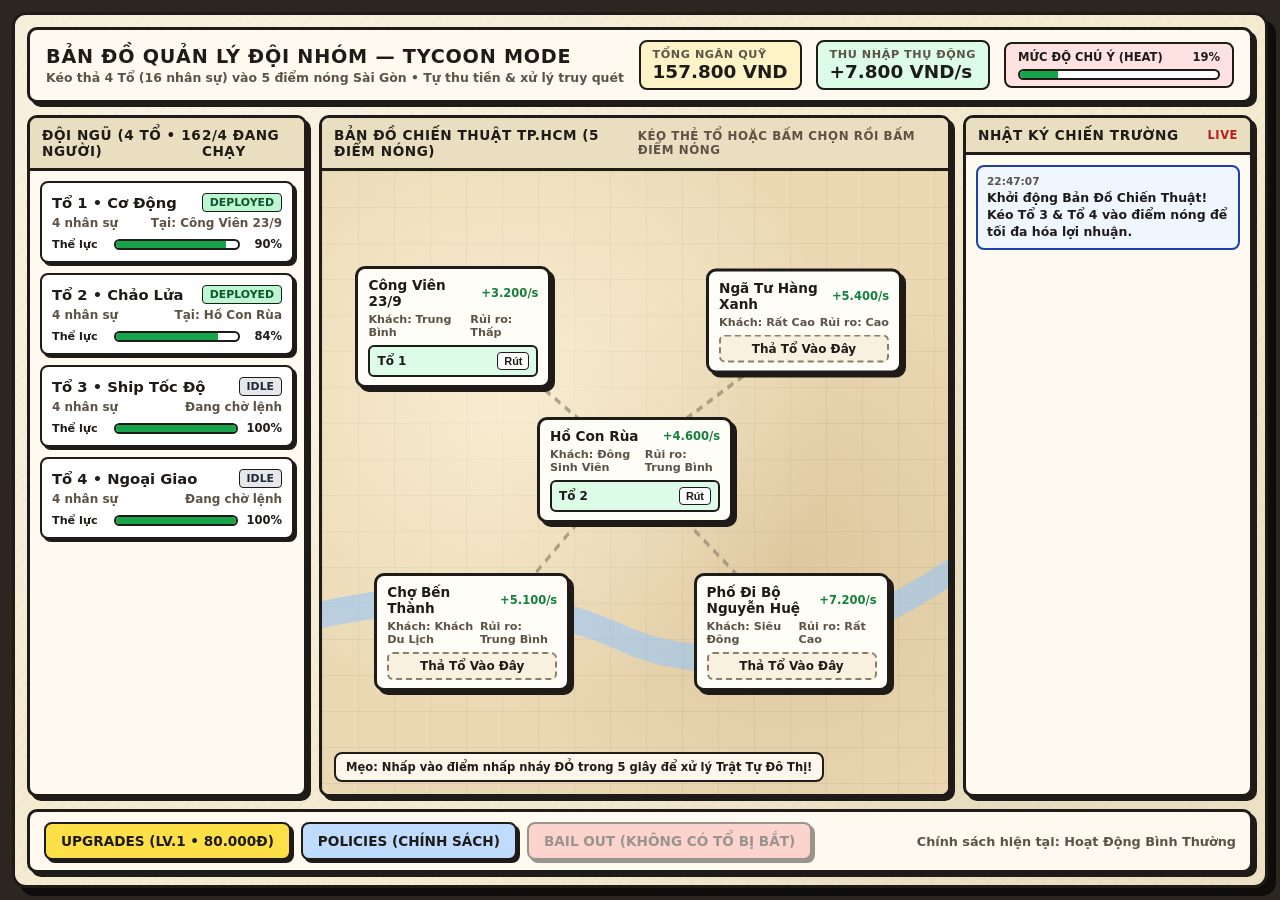
<file: public/squad-tycoon-map.html>
<!DOCTYPE html>
<html lang="vi">
<head>
  <meta charset="UTF-8" />
  <meta name="viewport" content="width=device-width, initial-scale=1.0" />
  <title>Bánh Tráng Trộn Sinh Tồn — Squad Management Map (Tycoon Mode)</title>
  <style>
    :root {
      --paper-bg: #f4ebd0;
      --paper-card: #fffaf0;
      --ink: #1e1b18;
      --accent-red: #dc2626;
      --accent-amber: #d97706;
      --accent-green: #15803d;
      --accent-blue: #1d4ed8;
      --accent-purple: #7e22ce;
      --muted: #5c5346;
      --shadow: 4px 4px 0px #1e1b18;
    }

    * {
      box-sizing: border-box;
      margin: 0;
      padding: 0;
    }

    body {
      font-family: 'Segoe UI', system-ui, -apple-system, sans-serif;
      background-color: #2b2620;
      color: var(--ink);
      min-height: 100vh;
      display: flex;
      justify-content: center;
      align-items: stretch;
      padding: 12px;
    }

    .tycoon-shell {
      width: 100%;
      max-width: 1440px;
      background: var(--paper-bg);
      background-image:
        radial-gradient(circle at 18% 24%, rgba(255, 255, 255, 0.45) 0%, transparent 45%),
        radial-gradient(circle at 82% 76%, rgba(196, 174, 132, 0.28) 0%, transparent 50%),
        repeating-linear-gradient(135deg, rgba(30, 27, 24, 0.02) 0px, rgba(30, 27, 24, 0.02) 2px, transparent 2px, transparent 10px);
      border: 3px solid var(--ink);
      border-radius: 14px;
      box-shadow: 8px 8px 0px #0f0d0b;
      display: grid;
      grid-template-rows: auto 1fr auto;
      gap: 12px;
      padding: 12px;
      overflow: hidden;
    }

    /* 1. TOP HUD */
    .top-hud {
      display: flex;
      flex-wrap: wrap;
      align-items: center;
      justify-content: space-between;
      gap: 12px;
      background: var(--paper-card);
      border: 3px solid var(--ink);
      border-radius: 10px;
      padding: 10px 16px;
      box-shadow: var(--shadow);
    }

    .brand-block {
      display: flex;
      flex-direction: column;
      gap: 2px;
    }

    .brand-title {
      font-size: 1.2rem;
      font-weight: 900;
      text-transform: uppercase;
      letter-spacing: 0.04em;
    }

    .brand-sub {
      font-size: 0.78rem;
      font-weight: 700;
      color: var(--muted);
    }

    .hud-stats {
      display: flex;
      flex-wrap: wrap;
      align-items: center;
      gap: 14px;
    }

    .stat-box {
      background: #fef3c7;
      border: 2px solid var(--ink);
      border-radius: 8px;
      padding: 6px 12px;
      min-width: 150px;
    }

    .stat-box.income {
      background: #dcfce7;
    }

    .stat-label {
      font-size: 0.7rem;
      font-weight: 800;
      text-transform: uppercase;
      color: var(--muted);
      letter-spacing: 0.05em;
    }

    .stat-value {
      font-size: 1.15rem;
      font-weight: 900;
      font-variant-numeric: tabular-nums;
    }

    .heat-box {
      background: #fee2e2;
      border: 2px solid var(--ink);
      border-radius: 8px;
      padding: 6px 12px;
      min-width: 230px;
    }

    .heat-header {
      display: flex;
      justify-content: space-between;
      align-items: center;
      font-size: 0.72rem;
      font-weight: 800;
      text-transform: uppercase;
      margin-bottom: 5px;
    }

    .progress-track {
      width: 100%;
      height: 11px;
      background: #ffffff;
      border: 2px solid var(--ink);
      border-radius: 999px;
      overflow: hidden;
    }

    .progress-fill {
      height: 100%;
      width: 0%;
      transition: width 0.25s ease, background-color 0.25s ease;
    }

    /* MAIN 3-COLUMN WORKSPACE */
    .workspace-grid {
      display: grid;
      grid-template-columns: 280px 1fr 290px;
      gap: 12px;
      min-height: 540px;
    }

    .panel {
      background: var(--paper-card);
      border: 3px solid var(--ink);
      border-radius: 10px;
      box-shadow: var(--shadow);
      display: flex;
      flex-direction: column;
      overflow: hidden;
    }

    .panel-header {
      background: #e9dec0;
      border-bottom: 3px solid var(--ink);
      padding: 9px 12px;
      display: flex;
      justify-content: space-between;
      align-items: center;
      font-weight: 900;
      font-size: 0.85rem;
      text-transform: uppercase;
      letter-spacing: 0.04em;
    }

    /* 3. LEFT ROSTER PANEL */
    .roster-list {
      padding: 10px;
      display: flex;
      flex-direction: column;
      gap: 10px;
      overflow-y: auto;
      flex: 1;
    }

    .squad-card {
      background: #ffffff;
      border: 2.5px solid var(--ink);
      border-radius: 8px;
      padding: 10px;
      cursor: grab;
      box-shadow: 3px 3px 0px var(--ink);
      transition: transform 0.12s ease, box-shadow 0.12s ease, background-color 0.15s ease;
      user-select: none;
    }

    .squad-card:hover {
      transform: translate(-1px, -1px);
      box-shadow: 4px 4px 0px var(--ink);
    }

    .squad-card:active {
      cursor: grabbing;
    }

    .squad-card.selected {
      outline: 3px solid var(--accent-blue);
      background: #eff6ff;
    }

    .squad-card.arrested {
      background: #fef2f2;
      border-color: var(--accent-red);
      cursor: not-allowed;
      opacity: 0.88;
    }

    .squad-card.crisis {
      background: #fffbeb;
      border-color: var(--accent-red);
      animation: pulseAlert 0.7s infinite alternate;
    }

    .squad-top {
      display: flex;
      justify-content: space-between;
      align-items: center;
      gap: 6px;
      margin-bottom: 4px;
    }

    .squad-name {
      font-weight: 900;
      font-size: 0.92rem;
    }

    .status-tag {
      font-size: 0.68rem;
      font-weight: 900;
      text-transform: uppercase;
      padding: 2px 7px;
      border: 1.5px solid var(--ink);
      border-radius: 4px;
      white-space: nowrap;
    }

    .status-IDLE { background: #e5e7eb; color: #1f2937; }
    .status-DEPLOYED { background: #bbf7d0; color: #14532d; }
    .status-CRISIS { background: #fecaca; color: #991b1b; }
    .status-ARRESTED { background: #1e1b18; color: #fca5a5; }

    .squad-meta {
      font-size: 0.75rem;
      font-weight: 700;
      color: var(--muted);
      margin-bottom: 7px;
      display: flex;
      justify-content: space-between;
    }

    .stamina-row {
      display: flex;
      align-items: center;
      gap: 8px;
    }

    .stamina-label {
      font-size: 0.7rem;
      font-weight: 800;
      min-width: 54px;
    }

    .stamina-pct {
      font-size: 0.72rem;
      font-weight: 900;
      font-variant-numeric: tabular-nums;
      min-width: 34px;
      text-align: right;
    }

    /* 2. CENTER MAP AREA */
    .map-panel {
      position: relative;
    }

    .tactical-map {
      position: relative;
      flex: 1;
      min-height: 490px;
      background-color: #ebd9b4;
      background-image:
        radial-gradient(circle at 30% 35%, rgba(255, 248, 225, 0.65) 0%, transparent 55%),
        radial-gradient(circle at 75% 65%, rgba(180, 146, 94, 0.25) 0%, transparent 50%),
        linear-gradient(to right, rgba(30, 27, 24, 0.06) 1px, transparent 1px),
        linear-gradient(to bottom, rgba(30, 27, 24, 0.06) 1px, transparent 1px);
      background-size: 100% 100%, 100% 100%, 36px 36px, 36px 36px;
      overflow: hidden;
    }

    .map-svg-layer {
      position: absolute;
      inset: 0;
      width: 100%;
      height: 100%;
      pointer-events: none;
    }

    .map-legend {
      position: absolute;
      left: 12px;
      bottom: 12px;
      background: rgba(255, 250, 240, 0.92);
      border: 2px solid var(--ink);
      border-radius: 8px;
      padding: 6px 10px;
      font-size: 0.72rem;
      font-weight: 700;
      pointer-events: none;
    }

    .map-node {
      position: absolute;
      transform: translate(-50%, -50%);
      width: 196px;
      background: #fffdf7;
      border: 3px solid var(--ink);
      border-radius: 10px;
      padding: 8px 10px;
      box-shadow: 4px 4px 0px var(--ink);
      transition: transform 0.14s ease, background-color 0.15s ease, border-color 0.15s ease;
      cursor: pointer;
    }

    .map-node:hover {
      transform: translate(-50%, -52%) scale(1.02);
      z-index: 4;
    }

    .map-node.drag-over {
      background: #dbeafe;
      border-color: var(--accent-blue);
      transform: translate(-50%, -50%) scale(1.06);
      z-index: 5;
    }

    .map-node.crisis-flash {
      background: #fee2e2;
      border-color: var(--accent-red);
      animation: nodeCrisisFlash 0.45s infinite alternate;
      z-index: 6;
    }

    .node-header {
      display: flex;
      justify-content: space-between;
      align-items: center;
      gap: 4px;
      margin-bottom: 4px;
    }

    .node-title {
      font-size: 0.85rem;
      font-weight: 900;
    }

    .node-rate {
      font-size: 0.72rem;
      font-weight: 900;
      color: var(--accent-green);
      white-space: nowrap;
    }

    .node-metrics {
      display: flex;
      justify-content: space-between;
      font-size: 0.7rem;
      font-weight: 800;
      color: var(--muted);
      margin-bottom: 6px;
    }

    .node-slot {
      border: 2px dashed #8c7e6a;
      border-radius: 6px;
      padding: 5px 7px;
      font-size: 0.75rem;
      font-weight: 800;
      text-align: center;
      background: #f8f1df;
    }

    .node-slot.occupied {
      border-style: solid;
      border-color: var(--ink);
      background: #dcfce7;
      display: flex;
      justify-content: space-between;
      align-items: center;
      gap: 4px;
    }

    .node-slot.crisis {
      border-style: solid;
      border-color: var(--accent-red);
      background: #fecaca;
      color: #7f1d1d;
    }

    .btn-mini {
      border: 1.5px solid var(--ink);
      background: #ffffff;
      color: var(--ink);
      font-size: 0.68rem;
      font-weight: 900;
      padding: 2px 6px;
      border-radius: 4px;
      cursor: pointer;
    }

    .btn-mini:hover {
      background: #fde68a;
    }

    .crisis-banner {
      margin-top: 5px;
      background: var(--accent-red);
      color: #ffffff;
      font-size: 0.7rem;
      font-weight: 900;
      text-align: center;
      padding: 3px 6px;
      border-radius: 4px;
      letter-spacing: 0.03em;
    }

    /* 4. RIGHT EVENT FEED */
    .feed-list {
      padding: 10px;
      display: flex;
      flex-direction: column;
      gap: 8px;
      overflow-y: auto;
      flex: 1;
      max-height: 490px;
    }

    .feed-item {
      border: 2px solid var(--ink);
      border-radius: 8px;
      padding: 7px 9px;
      font-size: 0.78rem;
      font-weight: 700;
      line-height: 1.35;
      background: #ffffff;
    }

    .feed-item.profit { background: #f0fdf4; border-color: #166534; }
    .feed-item.crisis { background: #fef2f2; border-color: #b91c1c; }
    .feed-item.system { background: #eff6ff; border-color: #1e40af; }

    .feed-time {
      font-size: 0.66rem;
      font-weight: 900;
      color: var(--muted);
      display: block;
      margin-bottom: 2px;
    }

    /* 5. BOTTOM ACTION BAR */
    .bottom-bar {
      display: flex;
      flex-wrap: wrap;
      align-items: center;
      justify-content: space-between;
      gap: 10px;
      background: var(--paper-card);
      border: 3px solid var(--ink);
      border-radius: 10px;
      padding: 10px 14px;
      box-shadow: var(--shadow);
    }

    .action-group {
      display: flex;
      flex-wrap: wrap;
      align-items: center;
      gap: 10px;
    }

    .btn-action {
      font-family: inherit;
      font-size: 0.85rem;
      font-weight: 900;
      text-transform: uppercase;
      padding: 9px 15px;
      border: 2.5px solid var(--ink);
      border-radius: 8px;
      box-shadow: 3px 3px 0px var(--ink);
      cursor: pointer;
      white-space: nowrap;
      transition: transform 0.1s ease, box-shadow 0.1s ease;
    }

    .btn-action:hover:not(:disabled) {
      transform: translate(-1px, -1px);
      box-shadow: 4px 4px 0px var(--ink);
    }

    .btn-action:active:not(:disabled) {
      transform: translate(1px, 1px);
      box-shadow: 2px 2px 0px var(--ink);
    }

    .btn-action:disabled {
      opacity: 0.45;
      cursor: not-allowed;
    }

    .btn-upgrade { background: #fde047; color: var(--ink); }
    .btn-policy { background: #bfdbfe; color: var(--ink); }
    .btn-bail { background: #fca5a5; color: var(--ink); }

    .policy-note {
      font-size: 0.8rem;
      font-weight: 800;
      color: var(--muted);
    }

    /* MODALS */
    .modal-backdrop {
      position: fixed;
      inset: 0;
      background: rgba(15, 13, 11, 0.72);
      display: none;
      align-items: center;
      justify-content: center;
      padding: 16px;
      z-index: 50;
    }

    .modal-backdrop.open {
      display: flex;
    }

    .modal-card {
      width: 100%;
      max-width: 460px;
      background: var(--paper-card);
      border: 4px solid var(--ink);
      border-radius: 12px;
      box-shadow: 8px 8px 0px #000000;
      padding: 18px;
    }

    .modal-title {
      font-size: 1.15rem;
      font-weight: 900;
      text-transform: uppercase;
      margin-bottom: 8px;
      color: var(--accent-red);
    }

    .modal-title.policy-title {
      color: var(--accent-blue);
    }

    .modal-body {
      font-size: 0.9rem;
      font-weight: 700;
      line-height: 1.45;
      margin-bottom: 14px;
    }

    .modal-timer {
      background: #fee2e2;
      border: 2px solid var(--accent-red);
      border-radius: 8px;
      padding: 8px 10px;
      font-size: 0.85rem;
      font-weight: 900;
      color: #991b1b;
      margin-bottom: 14px;
      text-align: center;
    }

    .modal-actions {
      display: flex;
      flex-direction: column;
      gap: 9px;
    }

    .policy-option {
      text-align: left;
      background: #ffffff;
      border: 2.5px solid var(--ink);
      border-radius: 8px;
      padding: 10px 12px;
      cursor: pointer;
      font-family: inherit;
    }

    .policy-option:hover {
      background: #eff6ff;
    }

    .policy-option.active {
      background: #dbeafe;
      border-color: var(--accent-blue);
    }

    @keyframes pulseAlert {
      from { box-shadow: 0 0 0 0 rgba(220, 38, 38, 0.55); }
      to { box-shadow: 0 0 0 6px rgba(220, 38, 38, 0.1); }
    }

    @keyframes nodeCrisisFlash {
      from { background-color: #fee2e2; transform: translate(-50%, -50%) scale(1); }
      to { background-color: #fca5a5; transform: translate(-50%, -50%) scale(1.05); }
    }

    @media (max-width: 1080px) {
      .workspace-grid {
        grid-template-columns: 1fr;
      }
      .tactical-map {
        min-height: 440px;
      }
    }
  </style>
</head>
<body>
  <div class="tycoon-shell">
    <!-- 1. TOP HUD -->
    <header class="top-hud">
      <div class="brand-block">
        <div class="brand-title">Bản Đồ Quản Lý Đội Nhóm — Tycoon Mode</div>
        <div class="brand-sub">Kéo thả 4 Tổ (16 nhân sự) vào 5 điểm nóng Sài Gòn • Tự thu tiền & xử lý truy quét</div>
      </div>
      <div class="hud-stats">
        <div class="stat-box">
          <div class="stat-label">Tổng Ngân Quỹ</div>
          <div class="stat-value" id="hudMoney">150,000 VND</div>
        </div>
        <div class="stat-box income">
          <div class="stat-label">Thu Nhập Thụ Động</div>
          <div class="stat-value" id="hudIncome">+0 VND/s</div>
        </div>
        <div class="heat-box">
          <div class="heat-header">
            <span>Mức Độ Chú Ý (Heat)</span>
            <span id="hudHeatText">18%</span>
          </div>
          <div class="progress-track">
            <div class="progress-fill" id="hudHeatBar" style="width: 18%; background: #f59e0b;"></div>
          </div>
        </div>
      </div>
    </header>

    <!-- MAIN 3-ZONE WORKSPACE -->
    <main class="workspace-grid">
      <!-- 3. LEFT ROSTER PANEL -->
      <section class="panel">
        <div class="panel-header">
          <span>Đội Ngũ (4 Tổ • 16 Người)</span>
          <span id="rosterSummary">0/4 Đang Chạy</span>
        </div>
        <div class="roster-list" id="rosterList"></div>
      </section>

      <!-- 2. CENTER MAP AREA -->
      <section class="panel map-panel">
        <div class="panel-header">
          <span>Bản Đồ Chiến Thuật TP.HCM (5 Điểm Nóng)</span>
          <span style="font-size: 0.74rem; color: #5c5346;">Kéo thẻ Tổ hoặc bấm chọn rồi bấm Điểm Nóng</span>
        </div>
        <div class="tactical-map" id="tacticalMap">
          <svg class="map-svg-layer" viewBox="0 0 1000 600" preserveAspectRatio="none">
            <!-- Stylized Saigon River curve & tactical roads -->
            <path d="M -20 430 Q 260 390 480 450 T 1020 380" fill="none" stroke="#93c5fd" stroke-width="26" opacity="0.55" />
            <path d="M 180 120 L 490 280 L 800 140" fill="none" stroke="#8c7e6a" stroke-width="4" stroke-dasharray="10 8" opacity="0.65" />
            <path d="M 240 460 L 490 280 L 760 450" fill="none" stroke="#8c7e6a" stroke-width="4" stroke-dasharray="10 8" opacity="0.65" />
            <circle cx="490" cy="280" r="36" fill="none" stroke="#8c7e6a" stroke-width="3" stroke-dasharray="6 5" opacity="0.6" />
          </svg>
          <!-- 5 absolute-positioned Nodes injected by JS -->
          <div class="map-legend">
            Mẹo: Nhấp vào điểm nhấp nháy ĐỎ trong 5 giây để xử lý Trật Tự Đô Thị!
          </div>
        </div>
      </section>

      <!-- 4. RIGHT EVENT FEED -->
      <section class="panel">
        <div class="panel-header">
          <span>Nhật Ký Chiến Trường</span>
          <span style="font-size: 0.72rem; color: #b91c1c;">LIVE</span>
        </div>
        <div class="feed-list" id="eventFeed"></div>
      </section>
    </main>

    <!-- 5. BOTTOM ACTION BAR -->
    <footer class="bottom-bar">
      <div class="action-group">
        <button class="btn-action btn-upgrade" id="btnUpgrade">Upgrades (Lv.1 • 80,000đ)</button>
        <button class="btn-action btn-policy" id="btnPolicy">Policies (Chính Sách)</button>
        <button class="btn-action btn-bail" id="btnBail" disabled>Bail Out (Bảo Lãnh: 0 Tổ)</button>
      </div>
      <div class="policy-note" id="activePolicyLabel">Chính sách hiện tại: Hoạt Động Bình Thường</div>
    </footer>
  </div>

  <!-- CRISIS MODAL -->
  <div class="modal-backdrop" id="crisisModal">
    <div class="modal-card">
      <div class="modal-title" id="crisisModalTitle">CẢNH BÁO TRUY QUÉT!</div>
      <div class="modal-body" id="crisisModalBody"></div>
      <div class="modal-timer" id="crisisModalTimer">Còn 5.0s trước khi bị bắt giữ!</div>
      <div class="modal-actions">
        <button class="btn-action btn-upgrade" id="btnBribe">Pay Bribe (Lót Tay 25,000 VND • Giữ Điểm Bán)</button>
        <button class="btn-action btn-policy" id="btnFlee">Flee (Bỏ Chạy • Rút Tổ Về Nghỉ, Không Mất Tiền)</button>
      </div>
    </div>
  </div>

  <!-- POLICY MODAL -->
  <div class="modal-backdrop" id="policyModal">
    <div class="modal-card">
      <div class="modal-title policy-title">Chọn Chính Sách Vận Hành</div>
      <div class="modal-body">Điều chỉnh chiến lược toàn mạng lưới 16 nhân sự:</div>
      <div class="modal-actions" id="policyOptions"></div>
      <div style="margin-top: 12px; text-align: right;">
        <button class="btn-action" style="background: #e5e7eb;" id="btnClosePolicy">Đóng</button>
      </div>
    </div>
  </div>

  <script>
    (function () {
      const POLICIES = {
        NONE: {
          id: 'NONE',
          name: 'Hoạt Động Bình Thường',
          desc: 'Thu nhập x1.0 • Hao thể lực chuẩn • Heat cân bằng.',
          incomeMult: 1.0,
          staminaMult: 1.0,
          heatDelta: 0
        },
        OVERDRIVE: {
          id: 'OVERDRIVE',
          name: 'Tăng Ca Bùng Nổ',
          desc: 'Thu nhập +35% • Hao thể lực nhanh hơn 40% • Tăng Heat.',
          incomeMult: 1.35,
          staminaMult: 1.4,
          heatDelta: 1.2
        },
        BRIBE_PATROL: {
          id: 'BRIBE_PATROL',
          name: 'Ngoại Giao Mềm',
          desc: 'Giảm Heat liên tục (-1.8%/s) • Thu nhập giảm 15%.',
          incomeMult: 0.85,
          staminaMult: 1.0,
          heatDelta: -1.8
        },
        TEA_BREAK: {
          id: 'TEA_BREAK',
          name: 'Trà Tắc Giải Nhiệt',
          desc: 'Giảm 40% hao thể lực & hồi nhanh khi nghỉ • Thu nhập -10%.',
          incomeMult: 0.9,
          staminaMult: 0.6,
          heatDelta: -0.3
        }
      };

      const state = {
        money: 150000,
        heat: 18,
        upgradeLevel: 1,
        policy: 'NONE',
        selectedSquadId: null,
        draggingSquadId: null,
        activeCrisisNodeId: null,
        nodes: [
          {
            id: 'cong-vien',
            name: 'Công Viên 23/9',
            traffic: 'Trung Bình',
            risk: 'Thấp',
            profitPerSec: 3200,
            heatPerSec: 0.4,
            x: 21,
            y: 25,
            squadId: 'sq-1',
            crisis: null
          },
          {
            id: 'hang-xanh',
            name: 'Ngã Tư Hàng Xanh',
            traffic: 'Rất Cao',
            risk: 'Cao',
            profitPerSec: 5400,
            heatPerSec: 1.1,
            x: 77,
            y: 24,
            squadId: null,
            crisis: null
          },
          {
            id: 'ho-con-rua',
            name: 'Hồ Con Rùa',
            traffic: 'Đông Sinh Viên',
            risk: 'Trung Bình',
            profitPerSec: 4600,
            heatPerSec: 0.7,
            x: 50,
            y: 48,
            squadId: 'sq-2',
            crisis: null
          },
          {
            id: 'ben-thanh',
            name: 'Chợ Bến Thành',
            traffic: 'Khách Du Lịch',
            risk: 'Trung Bình',
            profitPerSec: 5100,
            heatPerSec: 0.9,
            x: 24,
            y: 74,
            squadId: null,
            crisis: null
          },
          {
            id: 'nguyen-hue',
            name: 'Phố Đi Bộ Nguyễn Huệ',
            traffic: 'Siêu Đông',
            risk: 'Rất Cao',
            profitPerSec: 7200,
            heatPerSec: 1.5,
            x: 75,
            y: 74,
            squadId: null,
            crisis: null
          }
        ],
        squads: [
          { id: 'sq-1', name: 'Tổ 1 • Cơ Động', members: 4, status: 'DEPLOYED', stamina: 92, nodeId: 'cong-vien' },
          { id: 'sq-2', name: 'Tổ 2 • Chảo Lửa', members: 4, status: 'DEPLOYED', stamina: 86, nodeId: 'ho-con-rua' },
          { id: 'sq-3', name: 'Tổ 3 • Ship Tốc Độ', members: 4, status: 'IDLE', stamina: 100, nodeId: null },
          { id: 'sq-4', name: 'Tổ 4 • Ngoại Giao', members: 4, status: 'IDLE', stamina: 100, nodeId: null }
        ],
        feed: []
      };

      const elMoney = document.getElementById('hudMoney');
      const elIncome = document.getElementById('hudIncome');
      const elHeatText = document.getElementById('hudHeatText');
      const elHeatBar = document.getElementById('hudHeatBar');
      const elRosterSummary = document.getElementById('rosterSummary');
      const elRosterList = document.getElementById('rosterList');
      const elTacticalMap = document.getElementById('tacticalMap');
      const elEventFeed = document.getElementById('eventFeed');
      const elBtnUpgrade = document.getElementById('btnUpgrade');
      const elBtnPolicy = document.getElementById('btnPolicy');
      const elBtnBail = document.getElementById('btnBail');
      const elActivePolicyLabel = document.getElementById('activePolicyLabel');

      const elCrisisModal = document.getElementById('crisisModal');
      const elCrisisTitle = document.getElementById('crisisModalTitle');
      const elCrisisBody = document.getElementById('crisisModalBody');
      const elCrisisTimer = document.getElementById('crisisModalTimer');
      const elBtnBribe = document.getElementById('btnBribe');
      const elBtnFlee = document.getElementById('btnFlee');

      const elPolicyModal = document.getElementById('policyModal');
      const elPolicyOptions = document.getElementById('policyOptions');
      const elBtnClosePolicy = document.getElementById('btnClosePolicy');

      function fmtMoney(num) {
        return Math.round(num).toLocaleString('vi-VN') + ' VND';
      }

      function addFeed(message, type = 'system') {
        const now = new Date();
        const time = now.toTimeString().slice(0, 8);
        state.feed.unshift({ id: Date.now() + Math.random(), time, message, type });
        if (state.feed.length > 25) state.feed.length = 25;
        renderFeed();
      }

      function getUpgradeCost() {
        return 80000 * state.upgradeLevel;
      }

      function getPassiveIncomePerSec() {
        const policy = POLICIES[state.policy];
        const upgradeMult = 1 + (state.upgradeLevel - 1) * 0.25;
        let total = 0;
        state.nodes.forEach((node) => {
          if (!node.squadId || node.crisis) return;
          const sq = state.squads.find((s) => s.id === node.squadId);
          if (sq && sq.status === 'DEPLOYED') {
            total += node.profitPerSec * upgradeMult * policy.incomeMult;
          }
        });
        return Math.round(total);
      }

      function deploySquadToNode(squadId, targetNodeId) {
        const squad = state.squads.find((s) => s.id === squadId);
        const node = state.nodes.find((n) => n.id === targetNodeId);
        if (!squad || !node) return;

        if (squad.status === 'ARRESTED') {
          addFeed(`${squad.name} đang bị tạm giữ! Hãy bấm "Bail Out" để bảo lãnh.`, 'crisis');
          return;
        }
        if (squad.status === 'CRISIS' || node.crisis) {
          addFeed(`Điểm ${node.name} đang có biến! Cần xử lý truy quét trước.`, 'crisis');
          return;
        }
        if (squad.stamina < 15) {
          addFeed(`${squad.name} quá mệt (<15% thể lực), hãy để nghỉ thêm!`, 'system');
          return;
        }

        // Remove squad from previous node if deployed elsewhere
        if (squad.nodeId) {
          const prevNode = state.nodes.find((n) => n.id === squad.nodeId);
          if (prevNode) prevNode.squadId = null;
        }

        // If target node had another squad, return that squad to Idle
        if (node.squadId && node.squadId !== squad.id) {
          const displaced = state.squads.find((s) => s.id === node.squadId);
          if (displaced) {
            displaced.nodeId = null;
            displaced.status = 'IDLE';
          }
        }

        node.squadId = squad.id;
        squad.nodeId = node.id;
        squad.status = 'DEPLOYED';
        state.selectedSquadId = null;
        addFeed(`${squad.name} đã chốt vị trí tại ${node.name} (+${fmtMoney(node.profitPerSec)}/s).`, 'profit');
        renderAll();
      }

      function recallSquad(squadId) {
        const squad = state.squads.find((s) => s.id === squadId);
        if (!squad || squad.status === 'ARRESTED' || squad.status === 'CRISIS') return;
        if (squad.nodeId) {
          const node = state.nodes.find((n) => n.id === squad.nodeId);
          if (node) node.squadId = null;
        }
        squad.nodeId = null;
        squad.status = 'IDLE';
        addFeed(`${squad.name} đã rút về hậu phương hồi phục thể lực.`, 'system');
        renderAll();
      }

      function openCrisisModal(nodeId) {
        const node = state.nodes.find((n) => n.id === nodeId);
        if (!node || !node.crisis) return;
        state.activeCrisisNodeId = nodeId;
        const squad = state.squads.find((s) => s.id === node.squadId);
        elCrisisTitle.textContent = `TRUY QUÉT TẠI ${node.name.toUpperCase()}!`;
        elCrisisBody.textContent = `${squad ? squad.name : 'Đội bán hàng'} đang bị Trật Tự Đô Thị kiểm tra gắt gao! Quyết định nhanh hoặc cả tổ sẽ bị tạm giữ.`;
        elCrisisTimer.textContent = `Còn ${node.crisis.remaining.toFixed(1)}s trước khi bị bắt giữ!`;
        elBtnBribe.disabled = state.money < 25000;
        elCrisisModal.classList.add('open');
      }

      function closeCrisisModal() {
        state.activeCrisisNodeId = null;
        elCrisisModal.classList.remove('open');
      }

      function resolveCrisis(choice) {
        const node = state.nodes.find((n) => n.id === state.activeCrisisNodeId);
        if (!node || !node.crisis) {
          closeCrisisModal();
          return;
        }
        const squad = state.squads.find((s) => s.id === node.squadId);
        if (choice === 'BRIBE') {
          if (state.money < 25000) return;
          state.money -= 25000;
          state.heat = Math.max(0, state.heat - 14);
          node.crisis = null;
          if (squad) squad.status = 'DEPLOYED';
          addFeed(`Đã chi 25,000đ ngoại giao tại ${node.name}. ${squad ? squad.name : ''} tiếp tục hốt bạc!`, 'profit');
        } else {
          node.crisis = null;
          node.squadId = null;
          if (squad) {
            squad.nodeId = null;
            squad.status = 'IDLE';
          }
          state.heat = Math.max(0, state.heat - 6);
          addFeed(`${squad ? squad.name : 'Tổ bán hàng'} đã tẩu thoát an toàn khỏi ${node.name}!`, 'system');
        }
        closeCrisisModal();
        renderAll();
      }

      function renderHud() {
        elMoney.textContent = fmtMoney(state.money);
        elIncome.textContent = `+${fmtMoney(getPassiveIncomePerSec())}/s`;
        const heatRounded = Math.round(state.heat);
        elHeatText.textContent = `${heatRounded}%`;
        elHeatBar.style.width = `${heatRounded}%`;
        if (heatRounded >= 75) {
          elHeatBar.style.backgroundColor = '#dc2626';
        } else if (heatRounded >= 45) {
          elHeatBar.style.backgroundColor = '#f59e0b';
        } else {
          elHeatBar.style.backgroundColor = '#16a34a';
        }

        const deployedCount = state.squads.filter((s) => s.status === 'DEPLOYED').length;
        elRosterSummary.textContent = `${deployedCount}/4 Đang Chạy`;

        const upCost = getUpgradeCost();
        elBtnUpgrade.textContent = `Upgrades (Lv.${state.upgradeLevel} • ${upCost.toLocaleString('vi-VN')}đ)`;
        elBtnUpgrade.disabled = state.money < upCost;

        const arrestedCount = state.squads.filter((s) => s.status === 'ARRESTED').length;
        const bailCost = arrestedCount * 40000;
        elBtnBail.textContent = arrestedCount > 0
          ? `Bail Out (${arrestedCount} Tổ • ${bailCost.toLocaleString('vi-VN')}đ)`
          : 'Bail Out (Không Có Tổ Bị Bắt)';
        elBtnBail.disabled = arrestedCount === 0 || state.money < bailCost;

        elActivePolicyLabel.textContent = `Chính sách hiện tại: ${POLICIES[state.policy].name}`;
      }

      function renderRoster() {
        elRosterList.innerHTML = '';
        state.squads.forEach((sq) => {
          const card = document.createElement('div');
          const statusClass = sq.status.toLowerCase();
          card.className = `squad-card ${statusClass} ${state.selectedSquadId === sq.id ? 'selected' : ''}`;
          card.draggable = sq.status === 'IDLE' || sq.status === 'DEPLOYED';

          const locNode = sq.nodeId ? state.nodes.find((n) => n.id === sq.nodeId) : null;
          const locText = locNode ? `Tại: ${locNode.name}` : 'Đang chờ lệnh';
          const stamColor = sq.stamina > 55 ? '#16a34a' : sq.stamina > 25 ? '#f59e0b' : '#dc2626';

          card.innerHTML = `
            <div class="squad-top">
              <span class="squad-name">${sq.name}</span>
              <span class="status-tag status-${sq.status}">${sq.status}</span>
            </div>
            <div class="squad-meta">
              <span>${sq.members} nhân sự</span>
              <span>${locText}</span>
            </div>
            <div class="stamina-row">
              <span class="stamina-label">Thể lực</span>
              <div class="progress-track" style="flex:1;">
                <div class="progress-fill" style="width:${Math.round(sq.stamina)}%; background:${stamColor};"></div>
              </div>
              <span class="stamina-pct">${Math.round(sq.stamina)}%</span>
            </div>
          `;

          card.addEventListener('dragstart', (e) => {
            if (sq.status === 'ARRESTED' || sq.status === 'CRISIS') {
              e.preventDefault();
              return;
            }
            state.draggingSquadId = sq.id;
            e.dataTransfer.setData('text/plain', sq.id);
          });

          card.addEventListener('dragend', () => {
            state.draggingSquadId = null;
          });

          card.addEventListener('click', () => {
            if (sq.status === 'ARRESTED' || sq.status === 'CRISIS') return;
            state.selectedSquadId = state.selectedSquadId === sq.id ? null : sq.id;
            renderRoster();
          });

          elRosterList.appendChild(card);
        });
      }

      function renderMapNodes() {
        // Remove old node elements while keeping SVG and legend
        elTacticalMap.querySelectorAll('.map-node').forEach((el) => el.remove());

        const upgradeMult = 1 + (state.upgradeLevel - 1) * 0.25;
        state.nodes.forEach((node) => {
          const el = document.createElement('div');
          el.className = `map-node ${node.crisis ? 'crisis-flash' : ''}`;
          el.style.left = `${node.x}%`;
          el.style.top = `${node.y}%`;

          const occupant = node.squadId ? state.squads.find((s) => s.id === node.squadId) : null;
          const effectiveRate = Math.round(node.profitPerSec * upgradeMult);

          let slotHtml = `<div class="node-slot">Thả Tổ Vào Đây</div>`;
          if (occupant) {
            slotHtml = `
              <div class="node-slot ${node.crisis ? 'crisis' : 'occupied'}">
                <span>${occupant.name.split('•')[0].trim()}</span>
                ${!node.crisis ? `<button class="btn-mini" data-recall="${occupant.id}">Rút</button>` : ''}
              </div>
            `;
          }

          const crisisHtml = node.crisis
            ? `<div class="crisis-banner">TRUY QUÉT! BẤM XỬ LÝ (${node.crisis.remaining.toFixed(1)}s)</div>`
            : '';

          el.innerHTML = `
            <div class="node-header">
              <span class="node-title">${node.name}</span>
              <span class="node-rate">+${effectiveRate.toLocaleString('vi-VN')}/s</span>
            </div>
            <div class="node-metrics">
              <span>Khách: ${node.traffic}</span>
              <span>Rủi ro: ${node.risk}</span>
            </div>
            ${slotHtml}
            ${crisisHtml}
          `;

          el.addEventListener('dragover', (e) => {
            e.preventDefault();
            el.classList.add('drag-over');
          });

          el.addEventListener('dragleave', () => {
            el.classList.remove('drag-over');
          });

          el.addEventListener('drop', (e) => {
            e.preventDefault();
            el.classList.remove('drag-over');
            const squadId = e.dataTransfer.getData('text/plain') || state.draggingSquadId;
            if (squadId) deploySquadToNode(squadId, node.id);
          });

          el.addEventListener('click', (e) => {
            const recallTarget = e.target.closest('[data-recall]');
            if (recallTarget) {
              e.stopPropagation();
              recallSquad(recallTarget.getAttribute('data-recall'));
              return;
            }
            if (node.crisis) {
              openCrisisModal(node.id);
              return;
            }
            if (state.selectedSquadId) {
              deploySquadToNode(state.selectedSquadId, node.id);
            }
          });

          elTacticalMap.appendChild(el);
        });
      }

      function renderFeed() {
        elEventFeed.innerHTML = '';
        state.feed.forEach((item) => {
          const row = document.createElement('div');
          row.className = `feed-item ${item.type}`;
          row.innerHTML = `<span class="feed-time">${item.time}</span>${item.message}`;
          elEventFeed.appendChild(row);
        });
      }

      function renderAll() {
        renderHud();
        renderRoster();
        renderMapNodes();
      }

      // Bottom action handlers
      elBtnUpgrade.addEventListener('click', () => {
        const cost = getUpgradeCost();
        if (state.money < cost) return;
        state.money -= cost;
        state.upgradeLevel += 1;
        addFeed(`Nâng cấp mạng lưới lên Lv.${state.upgradeLevel}! Thu nhập tất cả điểm nóng +25%.`, 'profit');
        renderAll();
      });

      elBtnBail.addEventListener('click', () => {
        const arrested = state.squads.filter((s) => s.status === 'ARRESTED');
        const cost = arrested.length * 40000;
        if (arrested.length === 0 || state.money < cost) return;
        state.money -= cost;
        arrested.forEach((sq) => {
          sq.status = 'IDLE';
          sq.stamina = 70;
          sq.nodeId = null;
        });
        state.heat = Math.max(0, state.heat - 10);
        addFeed(`Đã đóng phạt ${fmtMoney(cost)} bảo lãnh ${arrested.length} tổ về an toàn.`, 'system');
        renderAll();
      });

      elBtnPolicy.addEventListener('click', () => {
        elPolicyOptions.innerHTML = '';
        Object.values(POLICIES).forEach((pol) => {
          const btn = document.createElement('button');
          btn.className = `policy-option ${state.policy === pol.id ? 'active' : ''}`;
          btn.innerHTML = `<div style="font-weight:900;font-size:0.9rem;">${pol.name}</div><div style="font-size:0.78rem;color:#5c5346;margin-top:2px;">${pol.desc}</div>`;
          btn.addEventListener('click', () => {
            state.policy = pol.id;
            elPolicyModal.classList.remove('open');
            addFeed(`Đã áp dụng chính sách: ${pol.name}.`, 'system');
            renderAll();
          });
          elPolicyOptions.appendChild(btn);
        });
        elPolicyModal.classList.add('open');
      });

      elBtnClosePolicy.addEventListener('click', () => {
        elPolicyModal.classList.remove('open');
      });

      elBtnBribe.addEventListener('click', () => resolveCrisis('BRIBE'));
      elBtnFlee.addEventListener('click', () => resolveCrisis('FLEE'));

      // 1-second simulation loop: Passive Income, Stamina Drain, Heat & Crisis countdown
      let profitLogTicker = 0;
      setInterval(() => {
        const policy = POLICIES[state.policy];
        const income = getPassiveIncomePerSec();
        state.money += income;

        // Heat calculation
        let heatShift = policy.heatDelta;
        state.nodes.forEach((n) => {
          if (n.squadId && !n.crisis) {
            const sq = state.squads.find((s) => s.id === n.squadId);
            if (sq && sq.status === 'DEPLOYED') heatShift += n.heatPerSec;
          }
        });
        if (heatShift === policy.heatDelta) heatShift -= 0.8;
        state.heat = Math.max(0, Math.min(100, state.heat + heatShift));

        // Stamina drain / recovery
        state.squads.forEach((sq) => {
          if (sq.status === 'DEPLOYED') {
            sq.stamina = Math.max(0, sq.stamina - 2.2 * policy.staminaMult);
            if (sq.stamina <= 0) {
              const node = state.nodes.find((n) => n.id === sq.nodeId);
              if (node) node.squadId = null;
              sq.nodeId = null;
              sq.status = 'IDLE';
              addFeed(`${sq.name} hết thể lực, tự rút về nghỉ ngơi!`, 'system');
            }
          } else if (sq.status === 'IDLE') {
            const recRate = state.policy === 'TEA_BREAK' ? 6.5 : 4.2;
            sq.stamina = Math.min(100, sq.stamina + recRate);
          }
        });

        // Update active crisis 5-second countdowns
        state.nodes.forEach((node) => {
          if (!node.crisis) return;
          node.crisis.remaining = Math.max(0, node.crisis.remaining - 1);
          if (state.activeCrisisNodeId === node.id) {
            elCrisisTimer.textContent = `Còn ${node.crisis.remaining.toFixed(1)}s trước khi bị bắt giữ!`;
          }
          if (node.crisis.remaining <= 0) {
            const sq = state.squads.find((s) => s.id === node.squadId);
            if (sq) {
              sq.status = 'ARRESTED';
              sq.nodeId = null;
            }
            node.squadId = null;
            node.crisis = null;
            if (state.activeCrisisNodeId === node.id) closeCrisisModal();
            addFeed(`TRỄ HẸN! ${sq ? sq.name : 'Đội bán hàng'} tại ${node.name} đã bị bắt (Arrested)!`, 'crisis');
          }
        });

        profitLogTicker += 1;
        if (profitLogTicker >= 6 && income > 0) {
          profitLogTicker = 0;
          const activeNodes = state.nodes.filter((n) => n.squadId && !n.crisis);
          if (activeNodes.length > 0) {
            const pick = activeNodes[Math.floor(Math.random() * activeNodes.length)];
            const sq = state.squads.find((s) => s.id === pick.squadId);
            if (sq) {
              addFeed(`${sq.name} đang hốt bạc tại ${pick.name} (+${fmtMoney(pick.profitPerSec)}/s)!`, 'profit');
            }
          }
        }

        renderAll();
      }, 1000);

      // Every 10 seconds: chance for a deployed node to suffer a random crisis (5s window)
      setInterval(() => {
        const eligible = state.nodes.filter((n) => {
          if (!n.squadId || n.crisis) return false;
          const sq = state.squads.find((s) => s.id === n.squadId);
          return sq && sq.status === 'DEPLOYED';
        });
        if (eligible.length === 0) return;

        const chance = Math.min(0.85, 0.35 + state.heat / 200);
        if (Math.random() <= chance) {
          const target = eligible[Math.floor(Math.random() * eligible.length)];
          const sq = state.squads.find((s) => s.id === target.squadId);
          target.crisis = { remaining: 5.0 };
          if (sq) sq.status = 'CRISIS';
          addFeed(`BÁO ĐỘNG ĐỎ! ${sq ? sq.name : 'Tổ'} tại ${target.name} đang bị truy quét (còn 5s)!`, 'crisis');
          renderAll();
        }
      }, 10000);

      addFeed('Khởi động Bản Đồ Chiến Thuật! Kéo Tổ 3 & Tổ 4 vào điểm nóng để tối đa hóa lợi nhuận.', 'system');
      renderAll();
    })();
  </script>
</body>
</html>
</file>
